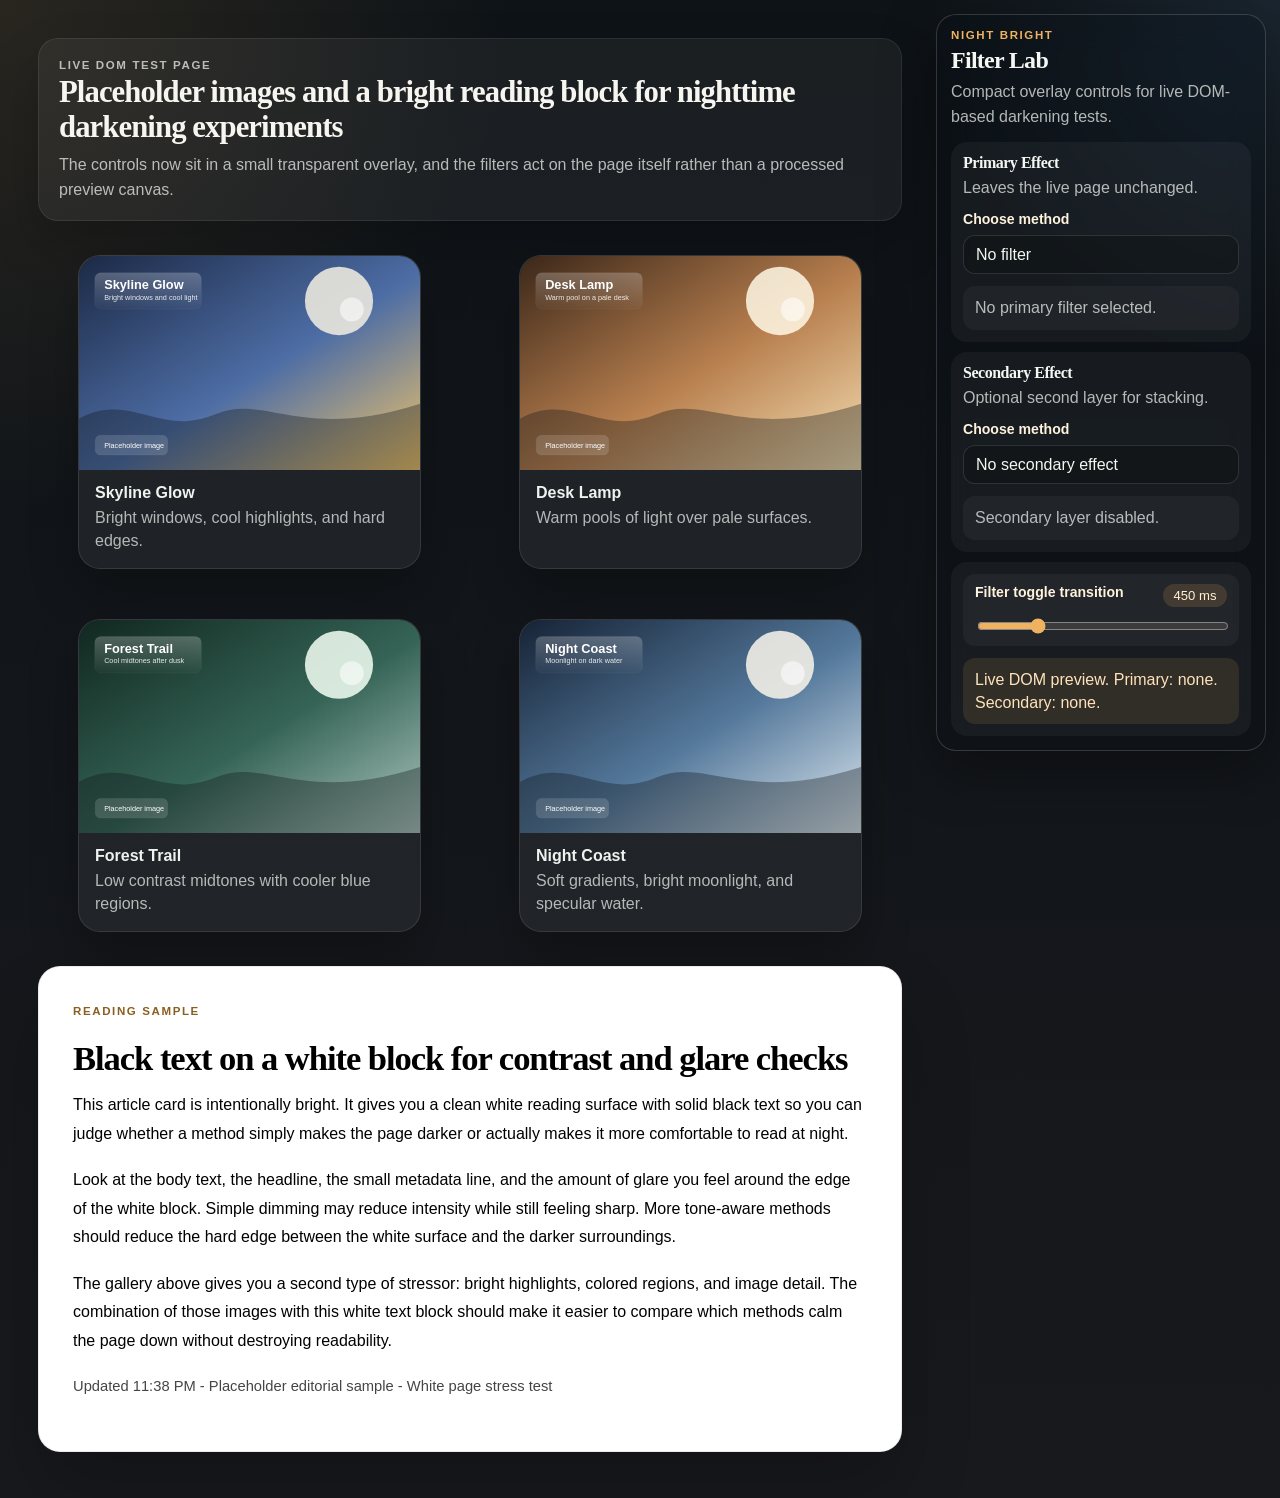
<file: index.html>
<!DOCTYPE html>
<html lang="en">
<head>
  <meta charset="UTF-8">
  <meta name="viewport" content="width=device-width, initial-scale=1.0">
  <title>Night Bright Test Bench</title>
  <link rel="stylesheet" href="styles.css">
</head>
<body>
  <aside class="control-overlay">
    <div class="overlay-head">
      <p class="eyebrow">Night Bright</p>
      <h1>Filter Lab</h1>
      <p class="overlay-copy">Compact overlay controls for live DOM-based darkening tests.</p>
    </div>

    <section class="control-section">
      <div class="section-head">
        <h2>Primary Effect</h2>
        <p id="primary-summary" class="method-summary">No primary filter selected.</p>
      </div>

      <label class="field-label" for="primary-method">Choose method</label>
      <select id="primary-method" class="method-select"></select>
      <div id="primary-panel" class="param-panel"></div>
    </section>

    <section class="control-section">
      <div class="section-head">
        <h2>Secondary Effect</h2>
        <p id="secondary-summary" class="method-summary">Optional second layer for stacking.</p>
      </div>

      <label class="field-label" for="secondary-method">Choose method</label>
      <select id="secondary-method" class="method-select"></select>
      <div id="secondary-panel" class="param-panel"></div>
    </section>

    <section class="control-section">
      <div class="slider-block">
        <div class="slider-head">
          <label class="field-label" for="transition-ms">Filter toggle transition</label>
          <output id="transition-ms-value" class="value-pill" for="transition-ms">450 ms</output>
        </div>
        <input id="transition-ms" type="range" min="0" max="2000" step="25" value="450">
      </div>

      <p id="render-status" class="render-status">Live DOM preview ready.</p>
    </section>
  </aside>

  <div id="secondary-wrapper" class="effect-wrapper">
    <div id="secondary-overlay" class="effect-layer"></div>

    <div id="primary-wrapper" class="effect-wrapper">
      <div id="primary-overlay" class="effect-layer"></div>

      <main id="content-root" class="content-root">
        <section class="intro-strip">
          <p class="eyebrow">Live DOM Test Page</p>
          <h2>Placeholder images and a bright reading block for nighttime darkening experiments</h2>
          <p>
            The controls now sit in a small transparent overlay, and the filters act on the page itself rather than a processed preview canvas.
          </p>
        </section>

        <section class="gallery-grid">
          <figure class="gallery-card">
            <img data-placeholder="0" alt="Placeholder image showing a bright skyline">
            <figcaption>
              <strong>Skyline Glow</strong>
              <span>Bright windows, cool highlights, and hard edges.</span>
            </figcaption>
          </figure>

          <figure class="gallery-card">
            <img data-placeholder="1" alt="Placeholder image showing a desk lamp scene">
            <figcaption>
              <strong>Desk Lamp</strong>
              <span>Warm pools of light over pale surfaces.</span>
            </figcaption>
          </figure>

          <figure class="gallery-card">
            <img data-placeholder="2" alt="Placeholder image showing a forest trail at dusk">
            <figcaption>
              <strong>Forest Trail</strong>
              <span>Low contrast midtones with cooler blue regions.</span>
            </figcaption>
          </figure>

          <figure class="gallery-card">
            <img data-placeholder="3" alt="Placeholder image showing a coastal horizon at night">
            <figcaption>
              <strong>Night Coast</strong>
              <span>Soft gradients, bright moonlight, and specular water.</span>
            </figcaption>
          </figure>
        </section>

        <article class="reading-block">
          <p class="reading-kicker">Reading Sample</p>
          <h2>Black text on a white block for contrast and glare checks</h2>
          <p>
            This article card is intentionally bright. It gives you a clean white reading surface with solid black text so you can judge whether a method simply makes the page darker or actually makes it more comfortable to read at night.
          </p>
          <p>
            Look at the body text, the headline, the small metadata line, and the amount of glare you feel around the edge of the white block. Simple dimming may reduce intensity while still feeling sharp. More tone-aware methods should reduce the hard edge between the white surface and the darker surroundings.
          </p>
          <p>
            The gallery above gives you a second type of stressor: bright highlights, colored regions, and image detail. The combination of those images with this white text block should make it easier to compare which methods calm the page down without destroying readability.
          </p>
          <p class="reading-meta">Updated 11:38 PM - Placeholder editorial sample - White page stress test</p>
        </article>
      </main>
    </div>
  </div>

  <script src="script.js"></script>
</body>
</html>
</file>
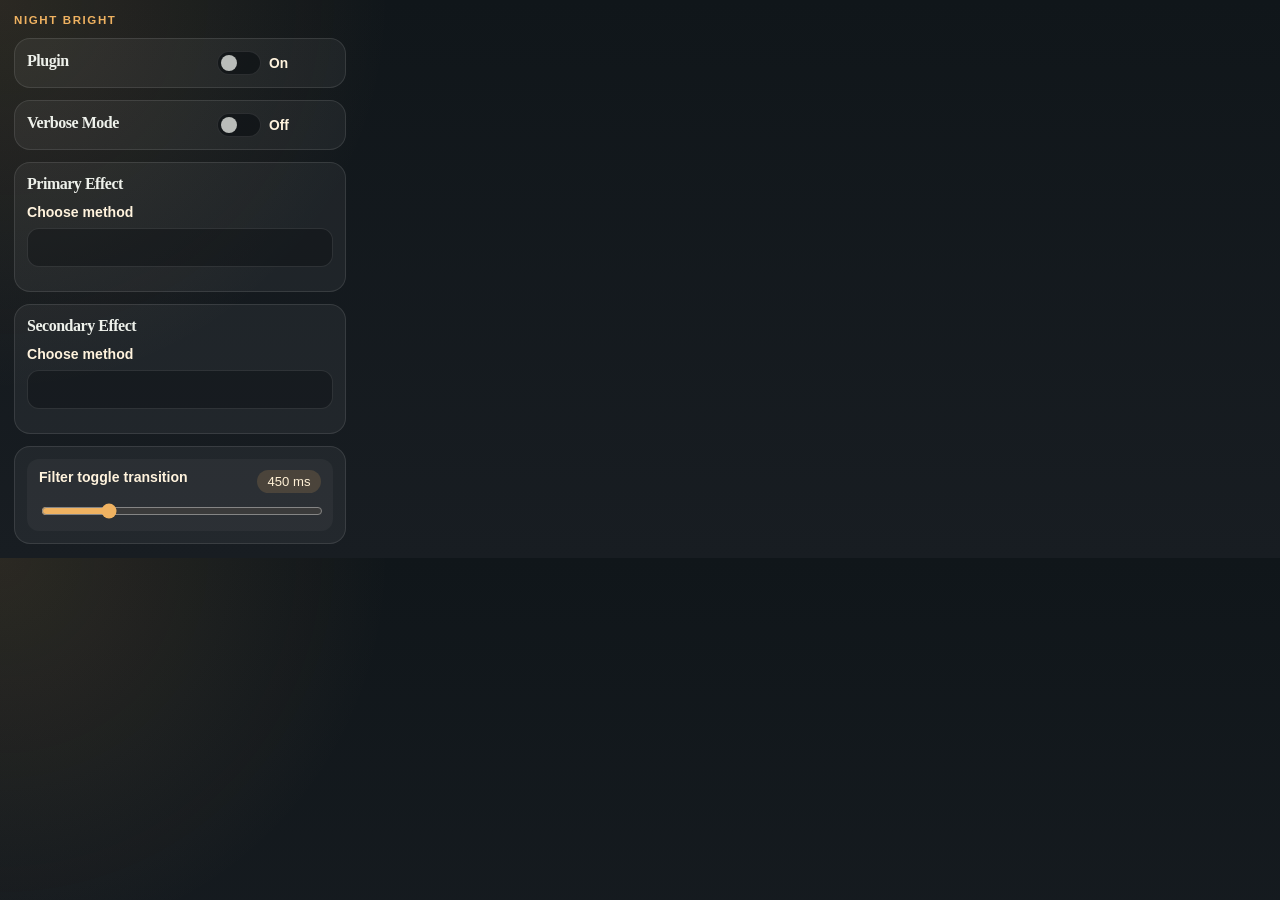
<file: chrome-extension/popup.html>
<!DOCTYPE html>
<html lang="en">
<head>
  <meta charset="UTF-8">
  <meta name="viewport" content="width=device-width, initial-scale=1.0">
  <title>Night Bright</title>
  <link rel="stylesheet" href="popup.css">
</head>
<body>
  <main class="popup-shell">
    <header class="popup-head">
      <p class="eyebrow">Night Bright</p>
      <h1>Tab Effects</h1>
      <p class="lede">Applies the selected effects to scriptable browser tabs. The root testbench remains separate.</p>
    </header>

    <section class="panel power-panel" aria-label="Extension power">
      <div>
        <h2>Plugin</h2>
        <p id="enabled-summary" class="summary">Effects enabled on scriptable tabs.</p>
      </div>
      <label class="switch" for="enabled-toggle">
        <input id="enabled-toggle" type="checkbox">
        <span class="switch-track" aria-hidden="true">
          <span class="switch-thumb"></span>
        </span>
        <span id="enabled-toggle-text" class="switch-text">On</span>
      </label>
    </section>

    <section class="panel power-panel" aria-label="Verbose mode">
      <div>
        <h2>Verbose Mode</h2>
        <p id="verbose-summary" class="summary">Shows explanatory copy and current plugin status.</p>
      </div>
      <label class="switch" for="verbose-toggle">
        <input id="verbose-toggle" type="checkbox">
        <span class="switch-track" aria-hidden="true">
          <span class="switch-thumb"></span>
        </span>
        <span id="verbose-toggle-text" class="switch-text">Off</span>
      </label>
    </section>

    <section class="panel">
      <div class="section-head">
        <h2>Primary Effect</h2>
        <p id="primary-summary" class="summary">No primary filter selected.</p>
      </div>
      <label class="field-label" for="primary-method">Choose method</label>
      <select id="primary-method" class="method-select"></select>
      <div id="primary-panel" class="param-panel"></div>
    </section>

    <section class="panel">
      <div class="section-head">
        <h2>Secondary Effect</h2>
        <p id="secondary-summary" class="summary">Optional second layer for stacking.</p>
      </div>
      <label class="field-label" for="secondary-method">Choose method</label>
      <select id="secondary-method" class="method-select"></select>
      <div id="secondary-panel" class="param-panel"></div>
    </section>

    <section class="panel">
      <div class="slider-block">
        <div class="slider-head">
          <label class="field-label" for="transition-ms">Filter toggle transition</label>
          <output id="transition-ms-value" class="value-pill" for="transition-ms">450 ms</output>
        </div>
        <input id="transition-ms" type="range" min="0" max="2000" step="25" value="450">
      </div>
      <p id="status" class="status">Settings are stored globally and applied to scriptable tabs.</p>
    </section>
  </main>

  <script src="effect-model.js"></script>
  <script src="popup.js"></script>
</body>
</html>
</file>
<file: styles.css>
:root {
  color-scheme: only light;
  --transition-ms: 450ms;
  --ui-copy: #f4f7f2;
  --ui-muted: rgba(244, 247, 242, 0.72);
  --ui-line: rgba(255, 255, 255, 0.16);
  --ui-accent: #efb261;
  --ui-accent-soft: rgba(239, 178, 97, 0.16);
  --page-ambient-top: #0e1317;
  --page-ambient-bottom: #18191d;
}

* {
  box-sizing: border-box;
}

html,
body {
  margin: 0;
  min-height: 100%;
}

body {
  padding: 20px 360px 28px 20px;
  background:
    radial-gradient(circle at top left, rgba(239, 178, 97, 0.12), transparent 26%),
    radial-gradient(circle at top right, rgba(102, 147, 196, 0.14), transparent 18%),
    linear-gradient(180deg, var(--page-ambient-top) 0%, var(--page-ambient-bottom) 100%);
  font-family: "Trebuchet MS", "Segoe UI", sans-serif;
}

img {
  display: block;
  max-width: 100%;
}

.control-overlay {
  position: fixed;
  top: 14px;
  right: 14px;
  z-index: 20;
  width: min(330px, calc(100vw - 24px));
  max-height: calc(100vh - 28px);
  overflow: auto;
  padding: 14px;
  border: 1px solid var(--ui-line);
  border-radius: 20px;
  background: rgba(8, 12, 15, 0.22);
  color: var(--ui-copy);
  box-shadow: 0 18px 56px rgba(0, 0, 0, 0.34);
  backdrop-filter: blur(18px) saturate(120%);
}

.overlay-head {
  display: grid;
  gap: 6px;
  margin-bottom: 12px;
}

.overlay-head h1,
.intro-strip h2,
.reading-block h2,
.section-head h2 {
  margin: 0;
  font-family: Georgia, "Book Antiqua", serif;
  letter-spacing: -0.03em;
}

.overlay-head h1 {
  font-size: 1.5rem;
}

.eyebrow,
.reading-kicker {
  margin: 0;
  letter-spacing: 0.14em;
  text-transform: uppercase;
  font-size: 0.72rem;
  font-weight: 700;
}

.eyebrow {
  color: var(--ui-accent);
}

.overlay-copy,
.method-summary,
.intro-strip p {
  margin: 0;
  color: var(--ui-muted);
  line-height: 1.55;
}

.control-section {
  padding: 12px;
  border-radius: 16px;
  background: rgba(255, 255, 255, 0.045);
}

.control-section + .control-section {
  margin-top: 10px;
}

.section-head {
  display: grid;
  gap: 4px;
  margin-bottom: 10px;
}

.section-head h2 {
  font-size: 1rem;
}

.field-label {
  display: inline-block;
  margin-bottom: 8px;
  color: #fff3dd;
  font-size: 0.88rem;
  font-weight: 700;
}

.method-select,
.param-slider input[type="range"],
.slider-block input[type="range"] {
  width: 100%;
}

.method-select {
  appearance: none;
  border: 1px solid rgba(255, 255, 255, 0.12);
  border-radius: 12px;
  padding: 10px 12px;
  background: rgba(7, 10, 13, 0.3);
  color: var(--ui-copy);
  font: inherit;
}

.param-panel {
  display: grid;
  gap: 10px;
  margin-top: 12px;
}

.empty-panel {
  margin: 0;
  padding: 10px 12px;
  border-radius: 12px;
  background: rgba(255, 255, 255, 0.04);
  color: var(--ui-muted);
  line-height: 1.45;
}

.slider-block,
.param-slider {
  display: grid;
  gap: 8px;
  padding: 10px 12px;
  border-radius: 12px;
  background: rgba(255, 255, 255, 0.04);
}

.slider-head {
  display: flex;
  align-items: center;
  justify-content: space-between;
  gap: 12px;
}

.value-pill {
  min-width: 64px;
  padding: 4px 10px;
  border-radius: 999px;
  background: var(--ui-accent-soft);
  color: #fff0d5;
  text-align: center;
  font-size: 0.82rem;
}

input[type="range"] {
  accent-color: var(--ui-accent);
}

.range-copy p {
  margin: 0;
  color: var(--ui-muted);
  font-size: 0.82rem;
  line-height: 1.45;
}

.render-status {
  margin: 12px 0 0;
  padding: 10px 12px;
  border-radius: 12px;
  background: rgba(239, 178, 97, 0.11);
  color: #ffe3bb;
  line-height: 1.45;
}

.effect-wrapper {
  position: relative;
  transition: filter var(--transition-ms) cubic-bezier(0.2, 0.8, 0.2, 1);
  transform: translateZ(0);
}

.effect-layer {
  position: absolute;
  inset: 0;
  z-index: 5;
  pointer-events: none;
  opacity: 0;
  transition:
    opacity var(--transition-ms) cubic-bezier(0.2, 0.8, 0.2, 1),
    background var(--transition-ms) cubic-bezier(0.2, 0.8, 0.2, 1),
    backdrop-filter var(--transition-ms) cubic-bezier(0.2, 0.8, 0.2, 1);
}

.content-root {
  position: relative;
  z-index: 1;
  width: min(1020px, 100%);
  margin: 0 auto;
  padding: 18px;
  border-radius: 24px;
  isolation: isolate;
  --reading-bg: #ffffff;
  --reading-text: #000000;
  --reading-muted: #43474d;
  --reading-border: rgba(0, 0, 0, 0.08);
  --reading-highlight-opacity: 0;
  --gallery-card-overlay:
    radial-gradient(circle at 50% 12%, rgba(38, 26, 18, 0.88) 0, rgba(38, 26, 18, 0.36) 24%, transparent 56%);
  --gallery-overlay-opacity: 0;
  --gallery-image-filter: none;
}

.intro-strip {
  margin-bottom: 18px;
  padding: 18px 20px;
  border: 1px solid rgba(255, 255, 255, 0.08);
  border-radius: 20px;
  background: rgba(255, 255, 255, 0.05);
  box-shadow: 0 24px 50px rgba(0, 0, 0, 0.22);
}

.intro-strip h2 {
  margin-bottom: 8px;
  color: #f7f5ef;
  font-size: clamp(1.6rem, 2.4vw, 2.3rem);
}

.gallery-grid {
  display: grid;
  grid-template-columns: repeat(2, minmax(0, 1fr));
  gap: 18px;
  margin-bottom: 18px;
}

.gallery-card,
.reading-block {
  position: relative;
  overflow: hidden;
  border-radius: 22px;
}

.gallery-card {
  background: rgba(255, 255, 255, 0.06);
  border: 1px solid rgba(255, 255, 255, 0.1);
  box-shadow: 0 24px 50px rgba(0, 0, 0, 0.24);
}

.gallery-card::after {
  content: "";
  position: absolute;
  inset: 0;
  background: var(--gallery-card-overlay);
  mix-blend-mode: multiply;
  opacity: var(--gallery-overlay-opacity);
  transition:
    opacity var(--transition-ms) cubic-bezier(0.2, 0.8, 0.2, 1),
    background var(--transition-ms) cubic-bezier(0.2, 0.8, 0.2, 1);
}

.gallery-card img {
  width: 100%;
  aspect-ratio: 16 / 10;
  object-fit: cover;
  filter: var(--gallery-image-filter);
  transition: filter var(--transition-ms) cubic-bezier(0.2, 0.8, 0.2, 1);
}

.gallery-card figcaption {
  display: grid;
  gap: 4px;
  padding: 14px 16px 16px;
  color: #eef3ef;
}

.gallery-card strong {
  font-size: 1rem;
}

.gallery-card span {
  color: rgba(238, 243, 239, 0.72);
  line-height: 1.45;
}

.reading-block {
  padding: 34px;
  background: var(--reading-bg);
  border: 1px solid var(--reading-border);
  color: var(--reading-text);
  box-shadow:
    0 40px 70px rgba(0, 0, 0, 0.2),
    0 0 0 1px rgba(255, 255, 255, 0.18) inset;
  transition:
    background-color var(--transition-ms) cubic-bezier(0.2, 0.8, 0.2, 1),
    color var(--transition-ms) cubic-bezier(0.2, 0.8, 0.2, 1),
    border-color var(--transition-ms) cubic-bezier(0.2, 0.8, 0.2, 1);
}

.reading-block::after {
  content: "";
  position: absolute;
  inset: 0;
  background:
    linear-gradient(180deg, rgba(24, 18, 16, 0.5), transparent 30%),
    linear-gradient(0deg, rgba(10, 10, 10, 0.2), transparent 44%);
  mix-blend-mode: multiply;
  opacity: var(--reading-highlight-opacity);
  pointer-events: none;
  transition: opacity var(--transition-ms) cubic-bezier(0.2, 0.8, 0.2, 1);
}

.reading-kicker {
  margin-bottom: 10px;
  color: #8a5f20;
}

.reading-block h2 {
  margin-bottom: 14px;
  font-size: clamp(1.8rem, 2.7vw, 2.6rem);
  line-height: 1.08;
}

.reading-block p {
  margin: 0 0 18px;
  line-height: 1.78;
}

.reading-meta {
  margin: 0;
  color: var(--reading-muted);
  font-size: 0.92rem;
}

@media (max-width: 980px) {
  body {
    padding: 14px;
  }

  .control-overlay {
    position: static;
    width: auto;
    max-height: none;
    margin-bottom: 14px;
  }

  .content-root {
    padding: 0;
  }
}

@media (max-width: 720px) {
  .gallery-grid {
    grid-template-columns: 1fr;
  }

  .reading-block {
    padding: 22px;
  }
}
</file>
<file: chrome-extension/popup.css>
:root {
  color-scheme: only dark;
  --bg-top: #10161a;
  --bg-bottom: #181d22;
  --panel-bg: rgba(255, 255, 255, 0.05);
  --panel-line: rgba(255, 255, 255, 0.1);
  --copy: #eef1eb;
  --muted: rgba(238, 241, 235, 0.72);
  --accent: #efb261;
  --accent-soft: rgba(239, 178, 97, 0.16);
}

* {
  box-sizing: border-box;
}

html,
body {
  margin: 0;
  min-width: 360px;
}

body {
  background:
    radial-gradient(circle at top left, rgba(239, 178, 97, 0.12), transparent 28%),
    linear-gradient(180deg, var(--bg-top) 0%, var(--bg-bottom) 100%);
  color: var(--copy);
  font-family: "Trebuchet MS", "Segoe UI", sans-serif;
}

.popup-shell {
  display: grid;
  gap: 12px;
  width: 360px;
  max-height: 640px;
  padding: 14px;
  overflow: auto;
}

.popup-head {
  display: grid;
  gap: 6px;
}

.popup-head h1,
.section-head h2,
.power-panel h2 {
  margin: 0;
  font-family: Georgia, "Book Antiqua", serif;
  letter-spacing: -0.03em;
}

.popup-head h1 {
  font-size: 1.55rem;
}

body:not(.verbose-on) .popup-head h1,
body:not(.verbose-on) .lede,
body:not(.verbose-on) .summary,
body:not(.verbose-on) .status,
body:not(.verbose-on) .empty-panel,
body:not(.verbose-on) .range-copy,
body:not(.verbose-on) .graph-key,
body:not(.verbose-on) .graph-caption {
  display: none;
}

.eyebrow {
  margin: 0;
  color: var(--accent);
  letter-spacing: 0.14em;
  text-transform: uppercase;
  font-size: 0.72rem;
  font-weight: 700;
}

.lede,
.summary,
.status {
  margin: 0;
  color: var(--muted);
  line-height: 1.5;
}

.panel {
  padding: 12px;
  border: 1px solid var(--panel-line);
  border-radius: 16px;
  background: var(--panel-bg);
}

.power-panel {
  display: flex;
  align-items: center;
  justify-content: space-between;
  gap: 14px;
}

.power-panel h2 {
  margin-bottom: 4px;
  font-size: 1rem;
}

.switch {
  display: inline-flex;
  align-items: center;
  gap: 8px;
  min-width: 116px;
  color: #fff3dd;
  font-size: 0.86rem;
  font-weight: 700;
  cursor: pointer;
}

.switch input {
  position: absolute;
  inline-size: 1px;
  block-size: 1px;
  opacity: 0;
  pointer-events: none;
}

.switch-track {
  position: relative;
  flex: 0 0 auto;
  width: 44px;
  height: 24px;
  border: 1px solid var(--panel-line);
  border-radius: 999px;
  background: rgba(7, 10, 13, 0.55);
  transition:
    background 160ms ease,
    border-color 160ms ease;
}

.switch-thumb {
  position: absolute;
  top: 3px;
  left: 3px;
  width: 16px;
  height: 16px;
  border-radius: 50%;
  background: rgba(238, 241, 235, 0.76);
  transition:
    background 160ms ease,
    transform 160ms ease;
}

.switch input:checked + .switch-track {
  border-color: rgba(239, 178, 97, 0.72);
  background: var(--accent-soft);
}

.switch input:checked + .switch-track .switch-thumb {
  background: var(--accent);
  transform: translateX(20px);
}

.switch input:focus-visible + .switch-track {
  outline: 2px solid rgba(239, 178, 97, 0.92);
  outline-offset: 3px;
}

.section-head {
  display: grid;
  gap: 4px;
  margin-bottom: 10px;
}

.section-head h2 {
  font-size: 1rem;
}

.field-label {
  display: inline-block;
  margin-bottom: 8px;
  color: #fff3dd;
  font-size: 0.88rem;
  font-weight: 700;
}

.method-select,
.slider-block input[type="range"],
.param-slider input[type="range"] {
  width: 100%;
}

.method-select {
  appearance: none;
  border: 1px solid var(--panel-line);
  border-radius: 12px;
  padding: 10px 12px;
  background: rgba(7, 10, 13, 0.35);
  color: var(--copy);
  font: inherit;
}

.param-panel {
  display: grid;
  gap: 10px;
  margin-top: 12px;
}

.empty-panel {
  margin: 0;
  padding: 10px 12px;
  border-radius: 12px;
  background: rgba(255, 255, 255, 0.04);
  color: var(--muted);
  line-height: 1.45;
}

.slider-block,
.param-slider {
  display: grid;
  gap: 8px;
  padding: 10px 12px;
  border-radius: 12px;
  background: rgba(255, 255, 255, 0.04);
}

.slider-head {
  display: flex;
  align-items: center;
  justify-content: space-between;
  gap: 12px;
}

.value-pill {
  min-width: 64px;
  padding: 4px 10px;
  border-radius: 999px;
  background: var(--accent-soft);
  color: #fff0d5;
  text-align: center;
  font-size: 0.82rem;
}

.range-copy p {
  margin: 0;
  color: var(--muted);
  font-size: 0.82rem;
  line-height: 1.45;
}

.graph-card {
  display: grid;
  gap: 8px;
  padding: 10px 12px;
  border-radius: 12px;
  background: rgba(255, 255, 255, 0.04);
}

.graph-head {
  display: flex;
  align-items: baseline;
  justify-content: space-between;
  gap: 12px;
}

.graph-label,
.graph-key,
.graph-caption {
  margin: 0;
}

.graph-label {
  color: #fff3dd;
  font-size: 0.84rem;
  font-weight: 700;
}

.graph-key {
  color: rgba(238, 241, 235, 0.58);
  font-size: 0.68rem;
  letter-spacing: 0.08em;
  text-transform: uppercase;
}

.graph-caption {
  color: var(--muted);
  font-size: 0.78rem;
  line-height: 1.45;
}

.graph-svg {
  display: block;
  width: 100%;
  height: auto;
  border-radius: 10px;
  background: rgba(7, 10, 13, 0.32);
}

.graph-frame {
  fill: rgba(255, 255, 255, 0.025);
  stroke: rgba(255, 255, 255, 0.1);
}

.graph-grid {
  stroke: rgba(255, 255, 255, 0.07);
  stroke-width: 1;
}

.graph-reference {
  stroke: rgba(238, 241, 235, 0.2);
  stroke-width: 1.5;
  stroke-dasharray: 5 4;
}

.graph-curve {
  fill: none;
  stroke: var(--accent);
  stroke-width: 3;
  stroke-linecap: round;
  stroke-linejoin: round;
}

.graph-marker-line {
  stroke: rgba(255, 243, 221, 0.26);
  stroke-width: 1.5;
  stroke-dasharray: 3 4;
}

.graph-marker-dot {
  fill: #fff3dd;
}

.graph-axis-label,
.graph-marker-label {
  fill: rgba(238, 241, 235, 0.72);
  font-family: "Trebuchet MS", "Segoe UI", sans-serif;
  font-size: 10px;
}

.graph-marker-label {
  fill: #fff0d5;
  font-weight: 700;
}

.status {
  margin-top: 10px;
  padding: 10px 12px;
  border-radius: 12px;
  background: rgba(239, 178, 97, 0.11);
  color: #ffe3bb;
}

input[type="range"] {
  accent-color: var(--accent);
}
</file>
